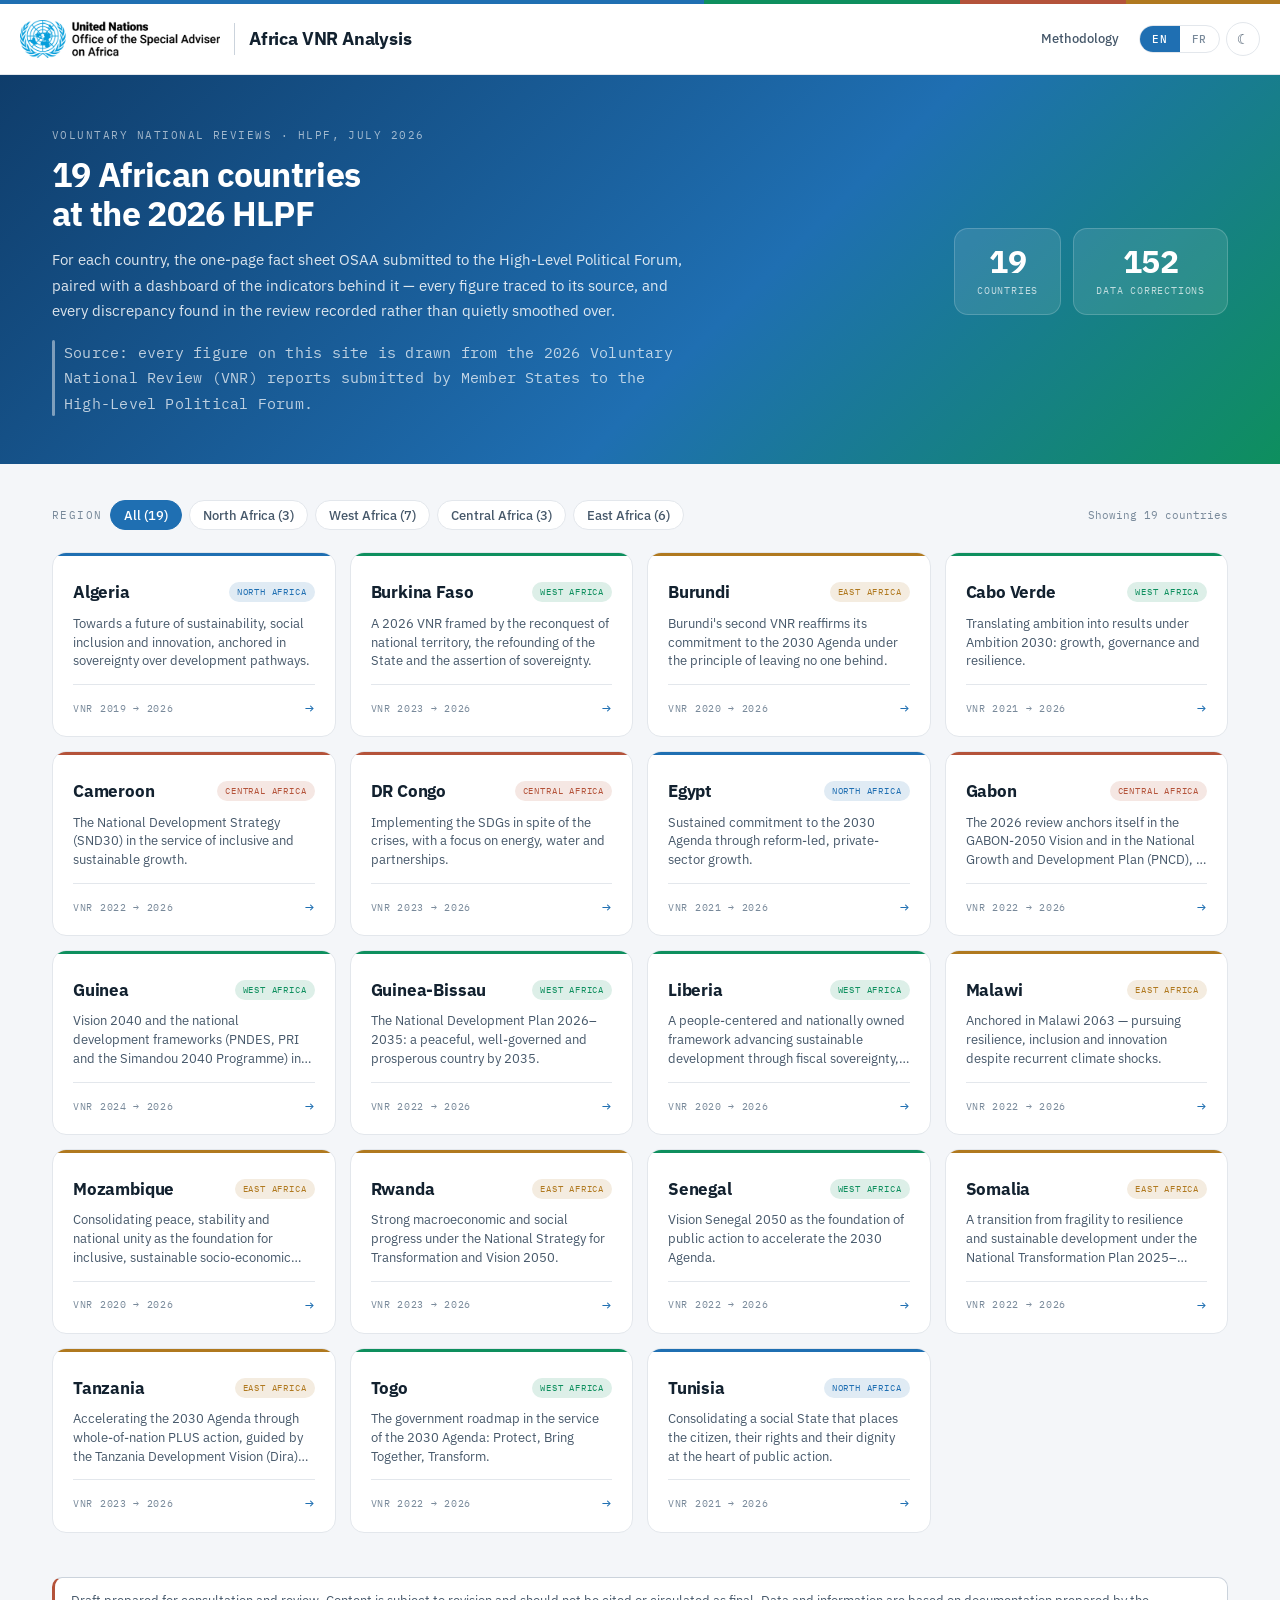
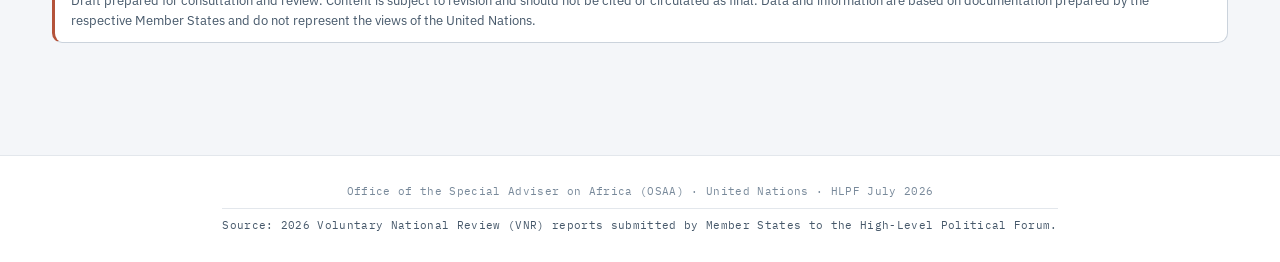
<file: index.html>
<!DOCTYPE html>
<html lang="en">
<head>
<meta charset="utf-8">
<meta name="viewport" content="width=device-width, initial-scale=1">
<title>Africa VNR Analysis 2026 · OSAA</title>
<meta name="description" content="Fact-checked bilingual analysis of the 19 African Voluntary National Reviews presented at the 2026 High-Level Political Forum.">
<link rel="icon" type="image/png" sizes="32x32" href="assets/img/favicon-32.png">
<link rel="icon" type="image/png" sizes="512x512" href="assets/img/favicon-512.png">
<link rel="apple-touch-icon" href="assets/img/apple-touch-icon.png">
<link rel="preconnect" href="https://fonts.googleapis.com">
<link rel="preconnect" href="https://fonts.gstatic.com" crossorigin>
<link href="https://fonts.googleapis.com/css2?family=IBM+Plex+Mono:wght@400;500;600&family=IBM+Plex+Sans:wght@300;400;500;600;700&display=swap" rel="stylesheet">
<link rel="stylesheet" href="assets/css/site.css">
</head>
<body>

<div class="accent-bar"></div>

<header class="site">
  <div class="wrap header-inner">
    <div class="brand">
      <a class="brand-mark" href="index.html">
        <img class="brand-logo" src="assets/img/osaa-logo.png" width="1000" height="190"
             alt="United Nations Office of the Special Adviser on Africa" data-i18n-alt="logo_alt">
      </a>
      <span class="brand-rule" aria-hidden="true"></span>
      <h1 data-i18n="site_title"></h1>
    </div>
    <nav class="header-nav">
      <a class="nav-btn" href="methodology.html" data-i18n="nav_method"></a>
      <div class="toggle-group" role="group" aria-label="Language">
        <button data-lang="en">EN</button>
        <button data-lang="fr">FR</button>
      </div>
      <button class="icon-btn" data-theme-toggle aria-label="Toggle theme">☾</button>
    </nav>
  </div>
</header>

<section class="hero">
  <div class="wrap hero-inner">
    <div>
      <div class="eyebrow" data-i18n="hero_label"></div>
      <h2 data-i18n="hero_title" data-i18n-html></h2>
      <p data-i18n="hero_body"></p>
      <p class="provenance" data-i18n="prov_home"></p>
    </div>
    <div class="hero-stats">
      <div class="hero-stat">
        <div class="hero-stat-num" id="stat-countries">19</div>
        <div class="hero-stat-label" data-i18n="stat_countries"></div>
      </div>
      <div class="hero-stat">
        <div class="hero-stat-num" id="stat-checks">0</div>
        <div class="hero-stat-label" data-i18n="stat_checks"></div>
      </div>
    </div>
  </div>
</section>

<main>
  <div class="wrap">
    <div class="toolbar">
      <div class="filter-row">
        <span class="eyebrow" data-i18n="filter_region"></span>
        <span id="filters" class="filter-row"></span>
      </div>
      <div class="count-label" id="count"></div>
    </div>

    <div class="country-grid" id="grid"></div>

    <div class="section">
      <div class="disclaimer" data-i18n="disclaimer"></div>
    </div>
  </div>
</main>

<footer class="site">
  <div class="wrap">
    <div data-i18n="footer"></div>
    <div class="footer-src" data-i18n="prov_footer"></div>
  </div>
</footer>

<script src="assets/js/core.js"></script>
<script src="assets/js/manifest.js"></script>
<script src="assets/js/charts.js"></script>
<script src="assets/js/home.js"></script>
</body>
</html>
</file>
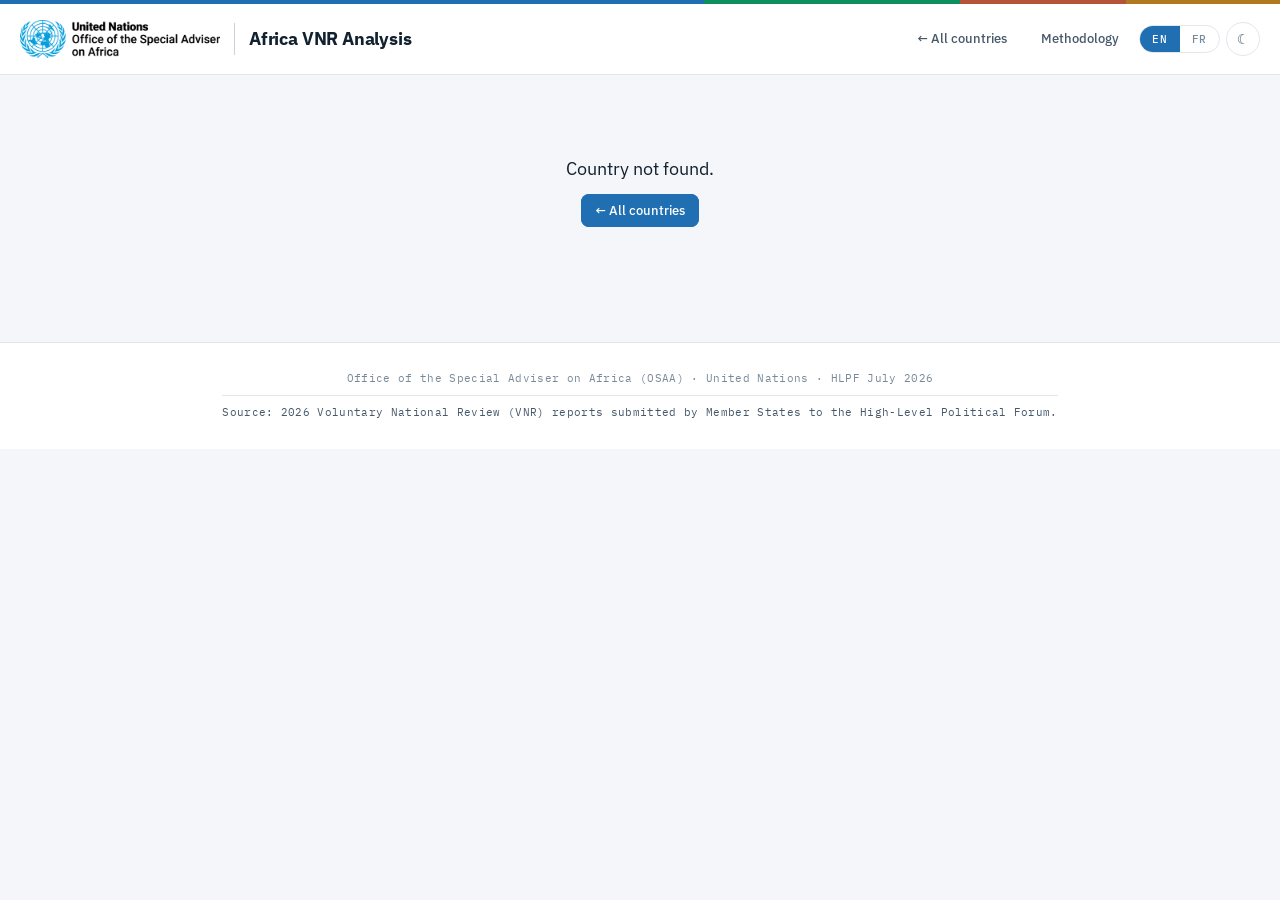
<file: country.html>
<!DOCTYPE html>
<html lang="en">
<head>
<meta charset="utf-8">
<meta name="viewport" content="width=device-width, initial-scale=1">
<title>Country · Africa VNR Analysis 2026</title>
<link rel="icon" type="image/png" sizes="32x32" href="assets/img/favicon-32.png">
<link rel="icon" type="image/png" sizes="512x512" href="assets/img/favicon-512.png">
<link rel="apple-touch-icon" href="assets/img/apple-touch-icon.png">
<link rel="preconnect" href="https://fonts.googleapis.com">
<link rel="preconnect" href="https://fonts.gstatic.com" crossorigin>
<link href="https://fonts.googleapis.com/css2?family=IBM+Plex+Mono:wght@400;500;600&family=IBM+Plex+Sans:wght@300;400;500;600;700&display=swap" rel="stylesheet">
<link rel="stylesheet" href="assets/css/site.css">
</head>
<body>

<div class="accent-bar"></div>

<header class="site">
  <div class="wrap header-inner">
    <div class="brand">
      <a class="brand-mark" href="index.html">
        <img class="brand-logo" src="assets/img/osaa-logo.png" width="1000" height="190"
             alt="United Nations Office of the Special Adviser on Africa" data-i18n-alt="logo_alt">
      </a>
      <span class="brand-rule" aria-hidden="true"></span>
      <h1 data-i18n="site_title"></h1>
    </div>
    <nav class="header-nav">
      <a class="nav-btn" href="index.html" data-i18n="back_all"></a>
      <a class="nav-btn" href="methodology.html" data-i18n="nav_method"></a>
      <div class="toggle-group" role="group" aria-label="Language">
        <button data-lang="en">EN</button>
        <button data-lang="fr">FR</button>
      </div>
      <button class="icon-btn" data-theme-toggle aria-label="Toggle theme">☾</button>
    </nav>
  </div>
</header>

<div id="page">

  <section class="country-hero">
    <div class="wrap">
      <h2 id="c-name"></h2>
      <p class="country-tagline" id="c-tagline"></p>
      <div class="country-meta" id="c-meta"></div>

      <p class="provenance" data-i18n="prov_country"></p>

      <div class="sec-tabs" role="tablist">
        <button class="sec-tab" data-sec="factsheet" role="tab" data-i18n="tab_factsheet"></button>
        <button class="sec-tab" data-sec="dashboard" role="tab" data-i18n="tab_dashboard"></button>
        <!-- Shown only for countries that have an FAQ block. country.js hides it. -->
        <button class="sec-tab" data-sec="faq" role="tab" id="tab-faq" data-i18n="tab_faq" hidden></button>
      </div>
    </div>
  </section>

  <main>
    <div class="wrap">

      <!-- ── FACT SHEET ─────────────────────────────── -->
      <div data-sec-panel="factsheet" hidden>

        <!-- The lede. Countries carrying a `lede` block open on their finding
             instead of on the theme grid; the rest start at section 01. -->
        <div class="fs-lede reveal" id="fs-lede" hidden>
          <span class="eyebrow" data-i18n="fs_finding"></span>
          <p class="fs-statement" id="fs-statement"></p>
          <div class="fs-figs" id="fs-figs"></div>
        </div>

        <div class="section">
          <div class="section-head" style="display:flex;justify-content:space-between;align-items:flex-end;gap:16px;flex-wrap:wrap;">
            <div>
              <span class="eyebrow">01</span>
              <h3 data-i18n="fs_themes"></h3>
            </div>
            <a class="nav-btn primary" id="fs-pdf" download data-i18n="fs_download"></a>
          </div>
          <div class="theme-grid" id="fs-themes"></div>
        </div>

        <div class="section">
          <div class="section-head">
            <span class="eyebrow">02</span>
            <h3 data-i18n="fs_continuity"></h3>
          </div>
          <div id="fs-continuity"></div>
        </div>

        <div class="section">
          <div class="section-head">
            <span class="eyebrow">03</span>
            <h3 data-i18n="fs_concepts"></h3>
            <p id="fs-concept-caption"></p>
            <p class="mono" style="font-size:11px;color:var(--ink-muted);margin-top:4px;" data-i18n="fs_concepts_note"></p>
          </div>
          <div class="card" id="fs-concepts"></div>
        </div>
      </div>

      <!-- ── DASHBOARD ──────────────────────────────── -->
      <div data-sec-panel="dashboard" hidden>

        <!-- Rich 7-tab dashboard. Used where the country has a `dashboard`
             block (Tanzania, Gabon). dash.js fills this. -->
        <div id="dash-host" class="section" style="margin-top:8px;"></div>

        <!-- Fallback for countries not yet rebuilt on the rich structure. -->
        <div id="dash-fallback" hidden>
          <div class="section" style="margin-top:8px;">
            <div class="section-head">
              <span class="eyebrow">01</span>
              <h3 data-i18n="db_indicators"></h3>
            </div>
            <div class="stat-grid" id="db-stats"></div>
          </div>

          <div class="section">
            <div class="section-head">
              <span class="eyebrow">02</span>
              <h3 data-i18n="db_charts"></h3>
            </div>
            <div id="db-charts" style="display:flex;flex-direction:column;gap:14px;"></div>
          </div>

          <div class="section">
            <div class="section-head">
              <span class="eyebrow">03</span>
              <h3 data-i18n="db_instruments"></h3>
            </div>
            <div class="inst-grid" id="db-instruments"></div>
          </div>
        </div>
      </div>

      <!-- ── FAQ ────────────────────────────────────── -->
      <!-- Present only where the country has a `faq` block (Gabon, Tanzania).
           faq.js fills this; country.js hides the tab otherwise. -->
      <div data-sec-panel="faq" hidden>
        <div id="faq-host" class="section" style="margin-top:8px;"></div>
      </div>

      <div class="section">
        <div class="disclaimer" data-i18n="disclaimer"></div>
      </div>

    </div>
  </main>
</div>

<footer class="site">
  <div class="wrap">
    <div data-i18n="footer"></div>
    <div class="footer-src" data-i18n="prov_footer"></div>
  </div>
</footer>

<script src="assets/js/core.js"></script>
<script src="assets/js/manifest.js"></script>
<script src="assets/js/faq.js"></script>
<script src="assets/js/charts.js"></script>
<script src="assets/js/dash.js"></script>
<script src="assets/js/country.js"></script>
</body>
</html>
</file>
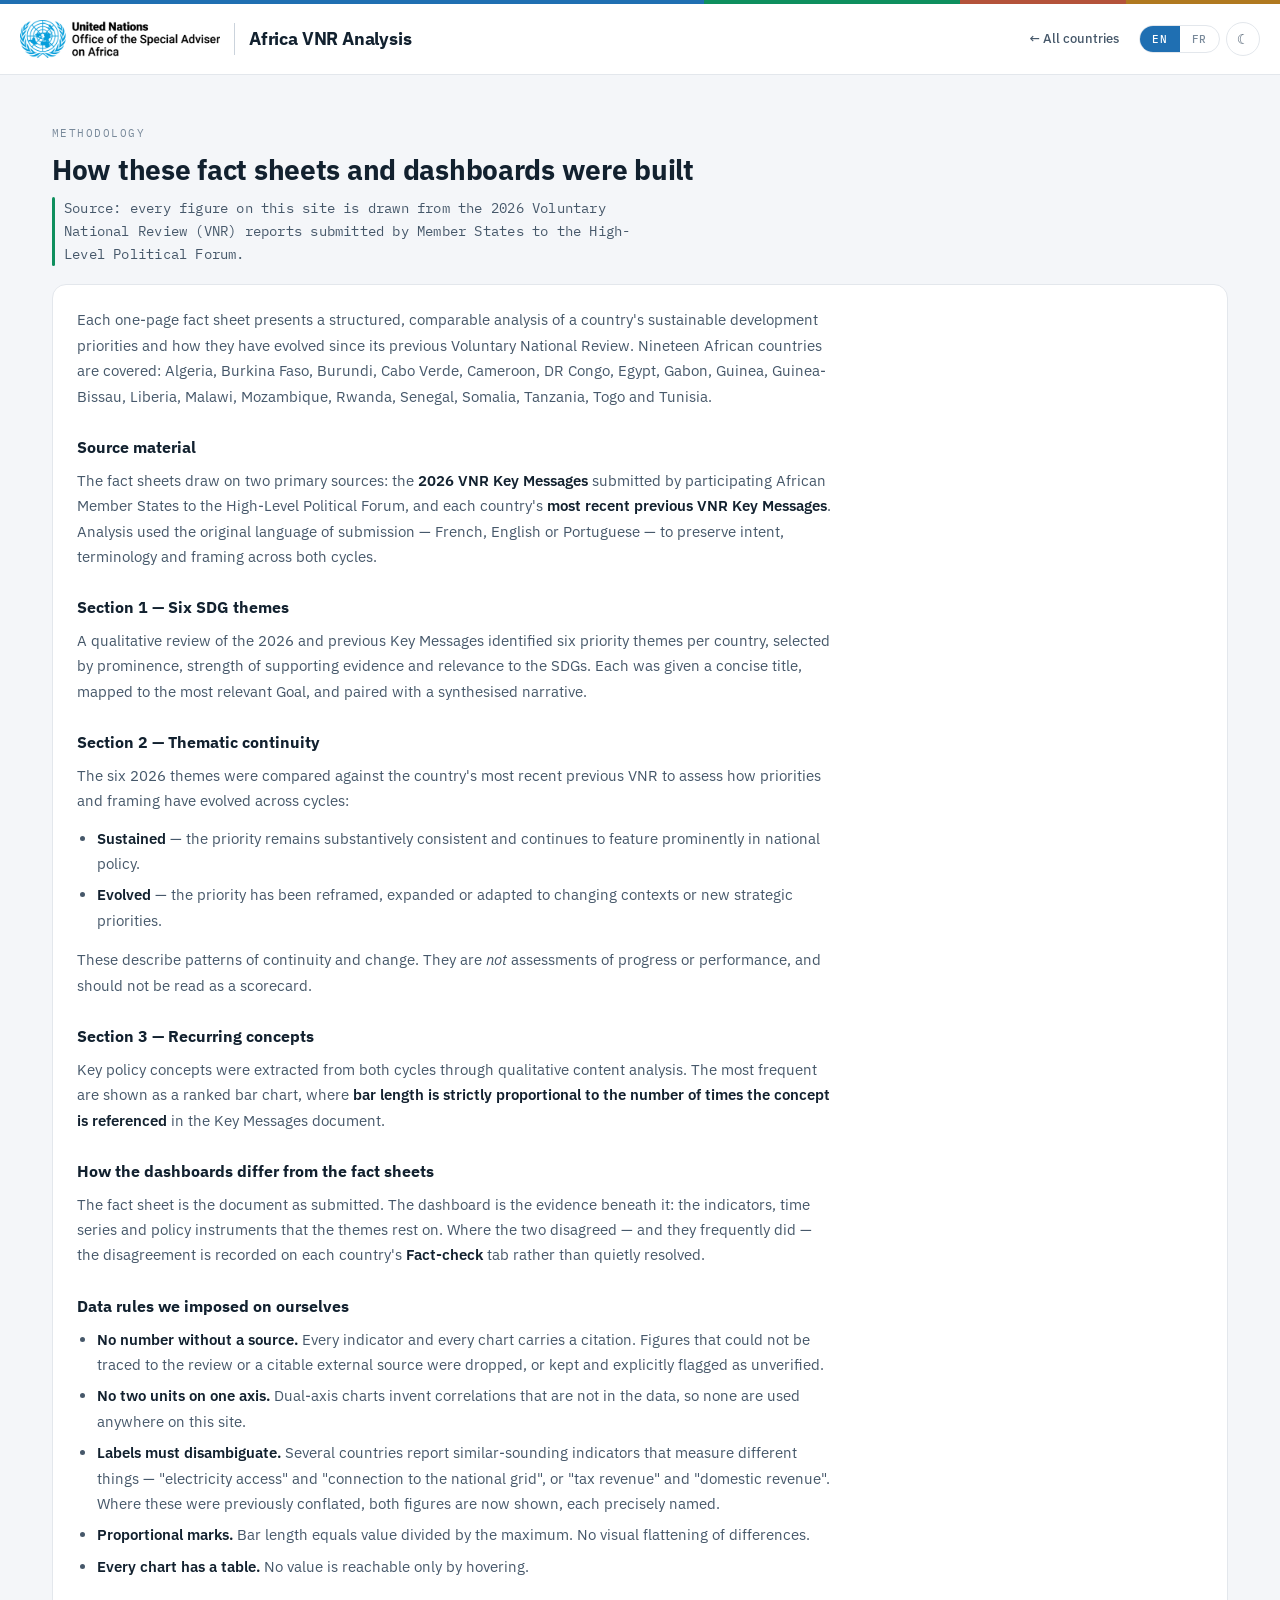
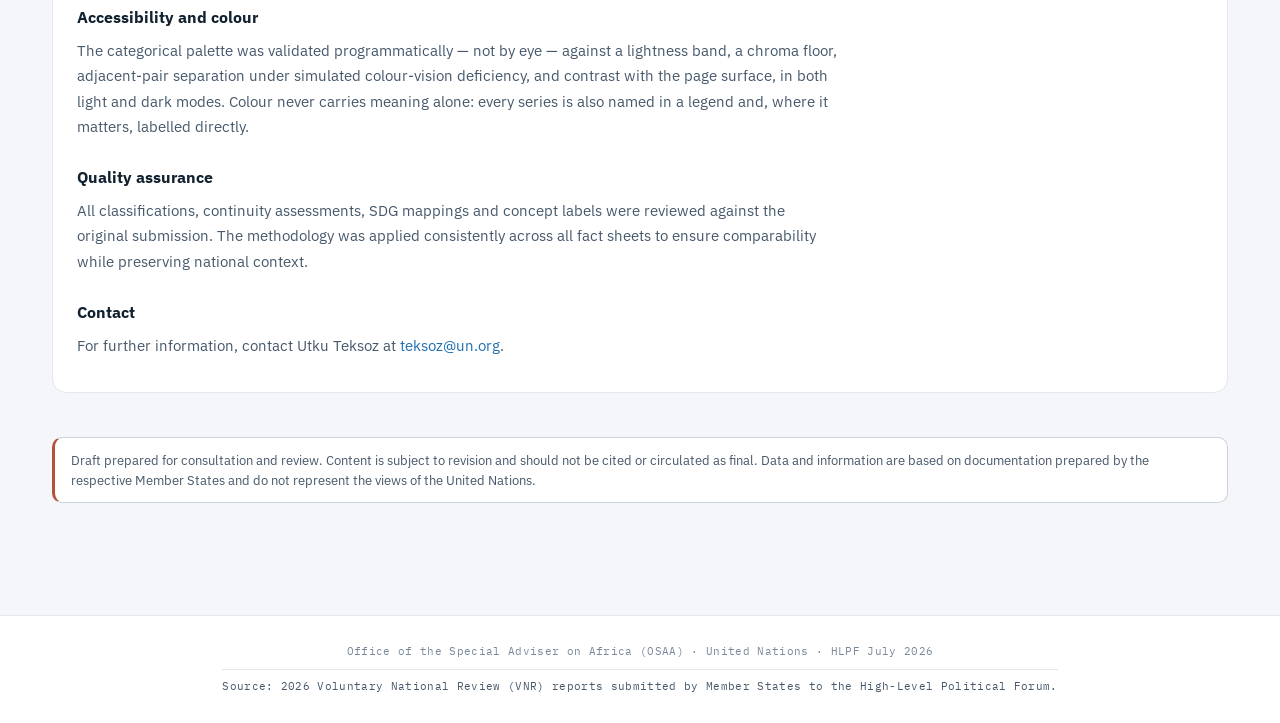
<file: methodology.html>
<!DOCTYPE html>
<html lang="en">
<head>
<meta charset="utf-8">
<meta name="viewport" content="width=device-width, initial-scale=1">
<title>Methodology · Africa VNR Analysis 2026</title>
<link rel="icon" type="image/png" sizes="32x32" href="assets/img/favicon-32.png">
<link rel="icon" type="image/png" sizes="512x512" href="assets/img/favicon-512.png">
<link rel="apple-touch-icon" href="assets/img/apple-touch-icon.png">
<link rel="preconnect" href="https://fonts.googleapis.com">
<link rel="preconnect" href="https://fonts.gstatic.com" crossorigin>
<link href="https://fonts.googleapis.com/css2?family=IBM+Plex+Mono:wght@400;500;600&family=IBM+Plex+Sans:wght@300;400;500;600;700&display=swap" rel="stylesheet">
<link rel="stylesheet" href="assets/css/site.css">
</head>
<body>

<div class="accent-bar"></div>

<header class="site">
  <div class="wrap header-inner">
    <div class="brand">
      <a class="brand-mark" href="index.html">
        <img class="brand-logo" src="assets/img/osaa-logo.png" width="1000" height="190"
             alt="United Nations Office of the Special Adviser on Africa" data-i18n-alt="logo_alt">
      </a>
      <span class="brand-rule" aria-hidden="true"></span>
      <h1 data-i18n="site_title"></h1>
    </div>
    <nav class="header-nav">
      <a class="nav-btn" href="index.html" data-i18n="back_all"></a>
      <div class="toggle-group" role="group" aria-label="Language">
        <button data-lang="en">EN</button>
        <button data-lang="fr">FR</button>
      </div>
      <button class="icon-btn" data-theme-toggle aria-label="Toggle theme">☾</button>
    </nav>
  </div>
</header>

<main>
  <div class="wrap">
    <div class="section" style="margin-top:8px;">
      <div class="section-head">
        <span class="eyebrow" id="m-eyebrow"></span>
        <h3 id="m-title" style="font-size:28px;"></h3>
        <p class="provenance" data-i18n="prov_home"></p>
      </div>
      <div class="card">
        <div class="prose" id="m-body"></div>
      </div>
    </div>

    <div class="section">
      <div class="disclaimer" data-i18n="disclaimer"></div>
    </div>
  </div>
</main>

<footer class="site">
  <div class="wrap">
    <div data-i18n="footer"></div>
    <div class="footer-src" data-i18n="prov_footer"></div>
  </div>
</footer>

<script src="assets/js/core.js"></script>
<script src="assets/js/manifest.js"></script>
<script>
const M = {
  eyebrow: { en: "Methodology", fr: "Méthodologie" },
  title:   { en: "How these fact sheets and dashboards were built",
             fr: "Comment ces fiches et tableaux de bord ont été construits" },
  body: {
    en: `
<p>Each one-page fact sheet presents a structured, comparable analysis of a country's sustainable development priorities and how they have evolved since its previous Voluntary National Review. Nineteen African countries are covered: Algeria, Burkina Faso, Burundi, Cabo Verde, Cameroon, DR Congo, Egypt, Gabon, Guinea, Guinea-Bissau, Liberia, Malawi, Mozambique, Rwanda, Senegal, Somalia, Tanzania, Togo and Tunisia.</p>

<h4>Source material</h4>
<p>The fact sheets draw on two primary sources: the <strong>2026 VNR Key Messages</strong> submitted by participating African Member States to the High-Level Political Forum, and each country's <strong>most recent previous VNR Key Messages</strong>. Analysis used the original language of submission — French, English or Portuguese — to preserve intent, terminology and framing across both cycles.</p>

<h4>Section 1 — Six SDG themes</h4>
<p>A qualitative review of the 2026 and previous Key Messages identified six priority themes per country, selected by prominence, strength of supporting evidence and relevance to the SDGs. Each was given a concise title, mapped to the most relevant Goal, and paired with a synthesised narrative.</p>

<h4>Section 2 — Thematic continuity</h4>
<p>The six 2026 themes were compared against the country's most recent previous VNR to assess how priorities and framing have evolved across cycles:</p>
<ul>
  <li><strong>Sustained</strong> — the priority remains substantively consistent and continues to feature prominently in national policy.</li>
  <li><strong>Evolved</strong> — the priority has been reframed, expanded or adapted to changing contexts or new strategic priorities.</li>
</ul>
<p>These describe patterns of continuity and change. They are <em>not</em> assessments of progress or performance, and should not be read as a scorecard.</p>

<h4>Section 3 — Recurring concepts</h4>
<p>Key policy concepts were extracted from both cycles through qualitative content analysis. The most frequent are shown as a ranked bar chart, where <strong>bar length is strictly proportional to the number of times the concept is referenced</strong> in the Key Messages document.</p>

<h4>How the dashboards differ from the fact sheets</h4>
<p>The fact sheet is the document as submitted. The dashboard is the evidence beneath it: the indicators, time series and policy instruments that the themes rest on. Where the two disagreed — and they frequently did — the disagreement is recorded on each country's <strong>Fact-check</strong> tab rather than quietly resolved.</p>

<h4>Data rules we imposed on ourselves</h4>
<ul>
  <li><strong>No number without a source.</strong> Every indicator and every chart carries a citation. Figures that could not be traced to the review or a citable external source were dropped, or kept and explicitly flagged as unverified.</li>
  <li><strong>No two units on one axis.</strong> Dual-axis charts invent correlations that are not in the data, so none are used anywhere on this site.</li>
  <li><strong>Labels must disambiguate.</strong> Several countries report similar-sounding indicators that measure different things — "electricity access" and "connection to the national grid", or "tax revenue" and "domestic revenue". Where these were previously conflated, both figures are now shown, each precisely named.</li>
  <li><strong>Proportional marks.</strong> Bar length equals value divided by the maximum. No visual flattening of differences.</li>
  <li><strong>Every chart has a table.</strong> No value is reachable only by hovering.</li>
</ul>

<h4>Accessibility and colour</h4>
<p>The categorical palette was validated programmatically — not by eye — against a lightness band, a chroma floor, adjacent-pair separation under simulated colour-vision deficiency, and contrast with the page surface, in both light and dark modes. Colour never carries meaning alone: every series is also named in a legend and, where it matters, labelled directly.</p>

<h4>Quality assurance</h4>
<p>All classifications, continuity assessments, SDG mappings and concept labels were reviewed against the original submission. The methodology was applied consistently across all fact sheets to ensure comparability while preserving national context.</p>

<h4>Contact</h4>
<p>For further information, contact Utku Teksoz at <a href="mailto:teksoz@un.org" style="color:var(--s1)">teksoz@un.org</a>.</p>
`,
    fr: `
<p>Chaque fiche d'une page présente une analyse structurée et comparable des priorités de développement durable d'un pays et de leur évolution depuis son précédent Rapport national volontaire. Dix-neuf pays africains sont couverts : Algérie, Burkina Faso, Burundi, Cabo Verde, Cameroun, RD Congo, Égypte, Gabon, Guinée, Guinée-Bissau, Libéria, Malawi, Mozambique, Rwanda, Sénégal, Somalie, Tanzanie, Togo et Tunisie.</p>

<h4>Sources</h4>
<p>Les fiches s'appuient sur deux sources principales : les <strong>Messages clés des RNV 2026</strong> transmis au Forum politique de haut niveau par les États Membres africains participants, et les <strong>Messages clés du RNV précédent</strong> de chaque pays. L'analyse a été menée dans la langue originale de soumission — français, anglais ou portugais — afin de préserver l'intention, la terminologie et le cadrage d'un cycle à l'autre.</p>

<h4>Section 1 — Six thèmes ODD</h4>
<p>Un examen qualitatif des Messages clés de 2026 et du cycle précédent a permis d'identifier six thèmes prioritaires par pays, retenus selon leur importance, la solidité des éléments probants et leur pertinence au regard des ODD. Chacun a reçu un titre concis, a été rattaché à l'Objectif le plus pertinent et associé à un récit de synthèse.</p>

<h4>Section 2 — Continuité thématique</h4>
<p>Les six thèmes de 2026 ont été comparés au RNV précédent afin d'apprécier l'évolution des priorités et du cadrage entre les cycles :</p>
<ul>
  <li><strong>Maintenu</strong> — la priorité demeure substantiellement identique et continue d'occuper une place importante dans la politique nationale.</li>
  <li><strong>Évolué</strong> — la priorité a été reformulée, élargie ou adaptée à un contexte nouveau ou à de nouvelles orientations stratégiques.</li>
</ul>
<p>Ces catégories décrivent des logiques de continuité et de changement. Elles ne constituent <em>pas</em> une évaluation des progrès ou des performances et ne doivent pas être lues comme un classement.</p>

<h4>Section 3 — Concepts récurrents</h4>
<p>Les concepts clés des politiques publiques ont été extraits des deux cycles par analyse de contenu qualitative. Les plus fréquents sont présentés sous forme de barres classées, dont <strong>la longueur est strictement proportionnelle au nombre de références</strong> au concept dans le document de Messages clés.</p>

<h4>Ce qui distingue le tableau de bord de la fiche</h4>
<p>La fiche est le document tel qu'il a été soumis. Le tableau de bord en expose le socle probant : les indicateurs, les séries chronologiques et les instruments de politique publique sur lesquels reposent les thèmes. Lorsque les deux divergeaient — ce qui fut fréquent — la divergence est consignée dans l'onglet <strong>Vérification</strong> de chaque pays plutôt que silencieusement arbitrée.</p>

<h4>Les règles que nous nous sommes imposées</h4>
<ul>
  <li><strong>Aucun chiffre sans source.</strong> Chaque indicateur et chaque graphique porte une citation. Les chiffres qui n'ont pu être rattachés à la revue ou à une source externe citable ont été retirés, ou conservés et explicitement signalés comme invérifiables.</li>
  <li><strong>Jamais deux unités sur un même axe.</strong> Les graphiques à double axe fabriquent des corrélations absentes des données : aucun n'est utilisé sur ce site.</li>
  <li><strong>Les libellés doivent lever l'ambiguïté.</strong> Plusieurs pays rapportent des indicateurs aux noms proches mais de contenu différent — « accès à l'électricité » et « raccordement au réseau national », ou « recettes fiscales » et « recettes intérieures ». Là où ils étaient confondus, les deux chiffres sont désormais présentés, chacun précisément nommé.</li>
  <li><strong>Des marques proportionnelles.</strong> La longueur d'une barre est égale à la valeur divisée par le maximum. Aucun aplatissement visuel des écarts.</li>
  <li><strong>Chaque graphique a son tableau.</strong> Aucune valeur n'est accessible uniquement au survol.</li>
</ul>

<h4>Accessibilité et couleur</h4>
<p>La palette catégorielle a été validée par un contrôle programmatique — et non à l'œil — portant sur une plage de luminosité, un seuil de chroma, la séparation des paires adjacentes en cas de déficience de la vision des couleurs, et le contraste avec le fond de page, en mode clair comme en mode sombre. La couleur ne porte jamais seule le sens : chaque série est également nommée dans une légende et, lorsque cela compte, étiquetée directement.</p>

<h4>Assurance qualité</h4>
<p>L'ensemble des classifications, appréciations de continuité, correspondances avec les ODD et libellés de concepts a été revu au regard de la soumission originale. La méthodologie a été appliquée de manière homogène à toutes les fiches afin d'assurer la comparabilité tout en préservant le contexte national.</p>

<h4>Contact</h4>
<p>Pour toute information complémentaire, contacter Utku Teksoz à l'adresse <a href="mailto:teksoz@un.org" style="color:var(--s1)">teksoz@un.org</a>.</p>
`
  }
};

function paint() {
  document.getElementById("m-eyebrow").textContent = I18N.t(M.eyebrow);
  document.getElementById("m-title").textContent   = I18N.t(M.title);
  document.getElementById("m-body").innerHTML      = I18N.t(M.body);
}
document.addEventListener("DOMContentLoaded", () => {
  VNR.initChrome();
  paint();
  I18N.onChange(paint);
});
</script>
</body>
</html>
</file>
<file: assets/css/site.css>
/* ============================================================
   OSAA · Africa VNR Analysis 2026
   Palette validated with the dataviz six-checks validator:
   light on #FFFFFF and dark on #14191F both PASS lightness band,
   chroma floor, adjacent-pair CVD separation and contrast.
   ============================================================ */

:root {
  color-scheme: light;

  /* Surfaces & ink */
  --bg:            #F4F6F9;
  --surface:       #FFFFFF;
  --surface-2:     #F9FAFC;
  --line:          #E3E7EC;
  --line-strong:   #CBD3DC;
  --ink:           #12212F;
  --ink-2:         #46586A;
  --ink-muted:     #78899A;

  /* Categorical series — fixed order, never cycled */
  --s1: #1F6FB2;   /* blue   */
  --s2: #0E8F5E;   /* green  */
  --s3: #B0791F;   /* amber  */
  --s4: #B4533A;   /* clay   */
  --s5: #6B3FA8;   /* violet */

  /* Sequential (single hue, light → dark) */
  --seq-1: #D6E6F4;
  --seq-2: #A9C9E6;
  --seq-3: #7BACD7;
  --seq-4: #4C8FC8;
  --seq-5: #1F6FB2;
  --seq-6: #17568A;

  /* Status — reserved, never used as a series colour */
  --good:     #0C7A3E;
  --warning:  #B0791F;
  --critical: #B4533A;

  --grid:     #EDF0F3;
  --axis:     #CBD3DC;

  --radius: 14px;
  --shadow: 0 1px 2px rgba(18,33,47,.04), 0 8px 24px rgba(18,33,47,.05);

  /* The OSAA identifier ships with black wordmark type; on dark surfaces the
     whole lockup is knocked out to white (a UN-approved monochrome usage). */
  --logo-filter: none;

  --sans: 'IBM Plex Sans', system-ui, -apple-system, 'Segoe UI', sans-serif;
  --mono: 'IBM Plex Mono', ui-monospace, monospace;
}

@media (prefers-color-scheme: dark) {
  :root:where(:not([data-theme="light"])) {
    color-scheme: dark;
    --bg:          #0D1116;
    --surface:     #14191F;
    --surface-2:   #1A2028;
    --line:        #262E38;
    --line-strong: #37414D;
    --ink:         #F2F5F8;
    --ink-2:       #AEBCC9;
    --ink-muted:   #7E8D9C;

    --s1: #4F9AD9;  --s2: #199E70;  --s3: #B98520;  --s4: #D0674B;  --s5: #9585DE;

    --seq-1: #1B2C3D; --seq-2: #234866; --seq-3: #2C6490;
    --seq-4: #3A80B8; --seq-5: #4F9AD9; --seq-6: #7AB6E5;

    --good: #2FA862;  --warning: #B98520;  --critical: #D0674B;
    --grid: #212933;  --axis: #37414D;
    --shadow: 0 1px 2px rgba(0,0,0,.3), 0 8px 24px rgba(0,0,0,.25);
  --logo-filter: brightness(0) invert(1);
  }
}

:root[data-theme="dark"] {
  color-scheme: dark;
  --bg:          #0D1116;
  --surface:     #14191F;
  --surface-2:   #1A2028;
  --line:        #262E38;
  --line-strong: #37414D;
  --ink:         #F2F5F8;
  --ink-2:       #AEBCC9;
  --ink-muted:   #7E8D9C;

  --s1: #4F9AD9;  --s2: #199E70;  --s3: #B98520;  --s4: #D0674B;  --s5: #9585DE;

  --seq-1: #1B2C3D; --seq-2: #234866; --seq-3: #2C6490;
  --seq-4: #3A80B8; --seq-5: #4F9AD9; --seq-6: #7AB6E5;

  --good: #2FA862;  --warning: #B98520;  --critical: #D0674B;
  --grid: #212933;  --axis: #37414D;
  --shadow: 0 1px 2px rgba(0,0,0,.3), 0 8px 24px rgba(0,0,0,.25);
  --logo-filter: brightness(0) invert(1);
}

*, *::before, *::after { box-sizing: border-box; margin: 0; padding: 0; }

body {
  font-family: var(--sans);
  background: var(--bg);
  color: var(--ink);
  min-height: 100vh;
  -webkit-font-smoothing: antialiased;
  line-height: 1.55;
}

a { color: inherit; text-decoration: none; }
button { font-family: inherit; cursor: pointer; }
:focus-visible { outline: 2px solid var(--s1); outline-offset: 2px; border-radius: 4px; }

.wrap { max-width: 1240px; margin: 0 auto; padding: 0 32px; }
.mono { font-family: var(--mono); }

.eyebrow {
  font-family: var(--mono);
  font-size: 10.5px;
  letter-spacing: .14em;
  text-transform: uppercase;
  color: var(--ink-muted);
}

/* ── Accent bar ── */
.accent-bar {
  height: 4px;
  background: linear-gradient(90deg,
    var(--s1) 0 55%, var(--s2) 55% 75%, var(--s4) 75% 88%, var(--s3) 88% 100%);
}

/* ── Header ── */
header.site {
  background: var(--surface);
  border-bottom: 1px solid var(--line);
  position: sticky; top: 0; z-index: 50;
}
.header-inner {
  display: flex; align-items: center; justify-content: space-between;
  gap: 24px; padding: 16px 0;
}
.brand { display: flex; align-items: center; gap: 14px; min-width: 0; }
.brand-mark { display: flex; align-items: center; flex-shrink: 0; }
.brand-logo {
  height: 38px; width: auto; display: block;
  filter: var(--logo-filter);
}
.brand-rule { width: 1px; align-self: stretch; margin: 3px 0; background: var(--line-strong); flex-shrink: 0; }
.brand h1 { font-size: 18px; font-weight: 700; letter-spacing: -.01em; }
.header-nav { display: flex; align-items: center; gap: 6px; flex-shrink: 0; }

.nav-btn {
  font-size: 13px; font-weight: 500; color: var(--ink-2);
  padding: 7px 13px; border-radius: 8px;
  border: 1px solid transparent; background: transparent;
  transition: background .15s, color .15s;
}
.nav-btn:hover { background: var(--bg); color: var(--ink); }
.nav-btn.primary { background: var(--s1); color: #fff; border-color: var(--s1); }
.nav-btn.primary:hover { filter: brightness(1.08); color: #fff; }

/* Language + theme toggles */
.toggle-group {
  display: inline-flex; border: 1px solid var(--line);
  border-radius: 999px; overflow: hidden; background: var(--surface);
}
.toggle-group button {
  font-family: var(--mono); font-size: 11px; font-weight: 500;
  letter-spacing: .06em; padding: 6px 12px;
  border: 0; background: transparent; color: var(--ink-muted);
  transition: background .15s, color .15s;
}
.toggle-group button:hover { color: var(--ink); }
.toggle-group button[aria-pressed="true"] { background: var(--s1); color: #fff; }

.icon-btn {
  width: 34px; height: 34px; display: grid; place-items: center;
  border: 1px solid var(--line); border-radius: 999px;
  background: var(--surface); color: var(--ink-2); font-size: 14px;
}
.icon-btn:hover { color: var(--ink); border-color: var(--line-strong); }

/* ── Hero ── */
.hero {
  background: linear-gradient(135deg, #0F3D6B 0%, #1F6FB2 58%, #0E8F5E 100%);
  color: #fff; padding: 52px 0 48px;
}
.hero-inner { display: grid; grid-template-columns: 1fr auto; gap: 48px; align-items: center; }
.hero h2 { font-size: 34px; font-weight: 700; line-height: 1.15; letter-spacing: -.02em; margin: 12px 0 14px; }
.hero p { font-size: 15px; line-height: 1.7; color: rgba(255,255,255,.85); max-width: 640px; }
.hero .eyebrow { color: rgba(255,255,255,.6); }
.hero-stats { display: flex; gap: 12px; }
.hero-stat {
  text-align: center; background: rgba(255,255,255,.1);
  border: 1px solid rgba(255,255,255,.18);
  border-radius: var(--radius); padding: 16px 22px; min-width: 104px;
}
.hero-stat-num { font-size: 32px; font-weight: 700; line-height: 1; letter-spacing: -.02em; }
.hero-stat-label {
  font-family: var(--mono); font-size: 10px; letter-spacing: .08em;
  text-transform: uppercase; color: rgba(255,255,255,.7); margin-top: 6px;
}

main { padding: 36px 0 72px; }

/* ── Toolbar / filters ── */
.toolbar {
  display: flex; align-items: center; justify-content: space-between;
  gap: 16px; margin-bottom: 22px; flex-wrap: wrap;
}
.filter-row { display: flex; align-items: center; gap: 7px; flex-wrap: wrap; }
.filter-btn {
  font-size: 12.5px; font-weight: 500; padding: 6px 13px;
  border-radius: 999px; border: 1px solid var(--line);
  background: var(--surface); color: var(--ink-2);
  transition: background .15s, color .15s, border-color .15s;
}
.filter-btn:hover { border-color: var(--s1); color: var(--ink); }
.filter-btn[aria-pressed="true"] { background: var(--s1); color: #fff; border-color: var(--s1); }
.count-label { font-family: var(--mono); font-size: 11px; color: var(--ink-muted); }

/* ── Country grid ── */
.country-grid {
  display: grid; grid-template-columns: repeat(auto-fill, minmax(258px, 1fr)); gap: 14px;
}
.country-card {
  background: var(--surface); border: 1px solid var(--line);
  border-radius: var(--radius); padding: 20px 20px 16px;
  display: flex; flex-direction: column; position: relative; overflow: hidden;
  transition: border-color .15s, box-shadow .15s, transform .12s;
}
.country-card:hover {
  border-color: var(--s1); box-shadow: var(--shadow); transform: translateY(-2px);
}
.card-stripe { position: absolute; inset: 0 0 auto 0; height: 3px; }
.card-top {
  display: flex; align-items: flex-start; justify-content: space-between;
  gap: 10px; margin: 6px 0 8px;
}
.card-name { font-size: 17px; font-weight: 700; letter-spacing: -.01em; }
.card-badge {
  font-family: var(--mono); font-size: 9px; letter-spacing: .09em;
  text-transform: uppercase; padding: 3px 8px; border-radius: 999px;
  white-space: nowrap; flex-shrink: 0; margin-top: 3px;
}
.card-tagline {
  font-size: 12.5px; line-height: 1.5; color: var(--ink-2);
  margin-bottom: 14px; display: -webkit-box; -webkit-line-clamp: 3;
  -webkit-box-orient: vertical; overflow: hidden;
}
.card-foot {
  display: flex; align-items: center; justify-content: space-between;
  margin-top: auto; padding-top: 12px; border-top: 1px solid var(--line);
  font-family: var(--mono); font-size: 10px; letter-spacing: .07em;
  color: var(--ink-muted); text-transform: uppercase;
}
.card-arrow { color: var(--s1); font-size: 15px; transition: transform .15s; }
.country-card:hover .card-arrow { transform: translateX(3px); }

/* Region accents */
.r-north   { --r: var(--s1); }
.r-west    { --r: var(--s2); }
.r-central { --r: var(--s4); }
.r-east    { --r: var(--s3); }
.r-south   { --r: var(--s5); }
.card-stripe { background: var(--r); }
/* Solid fallback first: color-mix() is unsupported before Chrome 111, and the
   presentation machine is not ours to choose. */
.card-badge  { background: var(--surface-2); color: var(--r); }
@supports (background: color-mix(in srgb, red 10%, white)) {
  .card-badge { background: color-mix(in srgb, var(--r) 14%, var(--surface)); }
}

/* ── Section scaffolding ── */
.section { margin-top: 44px; }
.section-head { margin-bottom: 18px; }
.section-head h3 {
  font-size: 21px; font-weight: 700; letter-spacing: -.01em; margin-top: 4px;
}
.section-head p { font-size: 14px; color: var(--ink-2); margin-top: 6px; max-width: 76ch; }

.card {
  background: var(--surface); border: 1px solid var(--line);
  border-radius: var(--radius); padding: 22px 24px;
}

/* ── Stat tiles ── */
.stat-grid { display: grid; grid-template-columns: repeat(auto-fit, minmax(210px, 1fr)); gap: 12px; }
/* Countries carry 3–6 headline indicators; a 3-up grid divides all of those
   evenly instead of leaving an orphan tile on the second row. */
@media (min-width: 940px) { .stat-grid { grid-template-columns: repeat(3, 1fr); } }
.stat {
  background: var(--surface); border: 1px solid var(--line);
  border-radius: var(--radius); padding: 18px 20px;
  display: flex; flex-direction: column; gap: 6px;
  border-top: 3px solid var(--sdg, var(--s1));
}
.stat-label {
  font-family: var(--mono); font-size: 10px; letter-spacing: .07em;
  text-transform: uppercase; color: var(--ink-muted);
}
.stat-value { font-size: 30px; font-weight: 700; letter-spacing: -.02em; line-height: 1.05; }
.stat-note { font-size: 12px; line-height: 1.5; color: var(--ink-2); }
.stat-src { font-family: var(--mono); font-size: 9.5px; color: var(--ink-muted); margin-top: auto; padding-top: 4px; }

/* ── Charts ── */
.chart-card { background: var(--surface); border: 1px solid var(--line); border-radius: var(--radius); padding: 22px 24px 18px; }
.chart-head { display: flex; align-items: baseline; justify-content: space-between; gap: 16px; flex-wrap: wrap; }
.chart-title { font-size: 16px; font-weight: 600; letter-spacing: -.005em; }
.chart-sdg {
  font-family: var(--mono); font-size: 9.5px; letter-spacing: .08em; text-transform: uppercase;
  padding: 3px 8px; border-radius: 999px; white-space: nowrap;
  background: var(--surface-2);
  color: var(--sdg, var(--s1));
}
@supports (background: color-mix(in srgb, red 10%, white)) {
  .chart-sdg { background: color-mix(in srgb, var(--sdg, var(--s1)) 14%, var(--surface)); }
}
.chart-legend { display: flex; gap: 16px; flex-wrap: wrap; margin: 12px 0 4px; }
.legend-item { display: flex; align-items: center; gap: 7px; font-size: 12px; color: var(--ink-2); }
.legend-swatch { width: 11px; height: 11px; border-radius: 3px; flex-shrink: 0; }
.chart-svg { width: 100%; height: auto; display: block; margin-top: 6px; overflow: visible; }
.chart-insight {
  font-size: 13.5px; line-height: 1.65; color: var(--ink-2);
  margin-top: 14px; padding-top: 14px; border-top: 1px solid var(--line);
}
.chart-src { font-family: var(--mono); font-size: 9.5px; color: var(--ink-muted); margin-top: 10px; }

.axis-label { font-family: var(--mono); font-size: 12px; fill: var(--ink-muted); }
.grid-line  { stroke: var(--grid); stroke-width: 1; }
.axis-line  { stroke: var(--axis); stroke-width: 1; }
.dot-ring   { stroke: var(--surface); stroke-width: 2; }
.val-label  { font-family: var(--sans); font-size: 14px; font-weight: 700; }

/* Table-view twin (every chart has one) */
.table-toggle {
  font-family: var(--mono); font-size: 10px; letter-spacing: .07em; text-transform: uppercase;
  color: var(--ink-muted); background: transparent; border: 1px solid var(--line);
  border-radius: 999px; padding: 4px 10px;
}
.table-toggle:hover { color: var(--ink); border-color: var(--line-strong); }
table.data {
  width: 100%; border-collapse: collapse; margin-top: 14px; font-size: 13px;
}
table.data th, table.data td {
  text-align: left; padding: 7px 10px; border-bottom: 1px solid var(--line);
}
table.data th {
  font-family: var(--mono); font-size: 10px; letter-spacing: .07em;
  text-transform: uppercase; color: var(--ink-muted); font-weight: 500;
}
table.data td.num { text-align: right; font-variant-numeric: tabular-nums; }
[hidden] { display: none !important; }

/* ════════════════════════════════════════════════════════════
   FACT SHEET
   The fact sheet is the artefact OSAA actually submits, so it
   leads with a finding rather than opening on a uniform grid of
   six equal boxes. Three movements: the lede, the themes, the
   change over time.
   ════════════════════════════════════════════════════════════ */

/* ── Lede: the finding ── */
.fs-lede {
  position: relative; overflow: hidden;
  background: var(--surface);
  border: 1px solid var(--line);
  border-radius: 18px;
  padding: 30px 34px 0;
  margin-top: 8px;
}
/* Decorative wash keyed to the page accents. Purely ornamental: where
   color-mix is unsupported the card is simply flat, which is fine. */
@supports (background: color-mix(in srgb, red 10%, white)) {
  .fs-lede::before {
    content: ""; position: absolute; inset: 0; pointer-events: none;
    background:
      radial-gradient(60% 120% at 100% 0%, color-mix(in srgb, var(--s1) 13%, transparent), transparent 70%),
      radial-gradient(50% 100% at 0% 100%, color-mix(in srgb, var(--s2) 9%, transparent), transparent 70%);
  }
}
.fs-lede > * { position: relative; }

.fs-statement {
  font-size: clamp(19px, 2vw, 25px);
  line-height: 1.5; letter-spacing: -.015em;
  font-weight: 400; color: var(--ink);
  max-width: 62ch; margin-top: 10px;
}
.fs-statement strong { font-weight: 700; }

/* Signature figures — pulled by reference from the indicator list, never
   retyped, so the fact sheet and the dashboard cannot drift apart. */
.fs-figs {
  display: grid; grid-template-columns: repeat(3, 1fr);
  border-top: 1px solid var(--line); margin-top: 26px;
}
.fs-fig { padding: 22px 26px 24px; border-left: 1px solid var(--line); min-width: 0; }
.fs-fig:first-child { border-left: 0; padding-left: 0; }
.fs-fig-val {
  font-size: clamp(32px, 3.6vw, 42px); font-weight: 700;
  letter-spacing: -.03em; line-height: 1;
  font-variant-numeric: tabular-nums; color: var(--ink);
}
/* A counter-figure is the number that complicates the headline (the
   connection rate under the access rate). It is set apart by weight and
   by a rule, and its label always says what it is — colour never carries
   the meaning on its own. */
.fs-fig[data-tone="counter"] .fs-fig-val { color: var(--s4); }
.fs-fig-label {
  font-family: var(--mono); font-size: 10px; letter-spacing: .07em;
  text-transform: uppercase; color: var(--ink-muted);
  margin-top: 10px; line-height: 1.5;
}
.fs-fig-rule { width: 30px; height: 3px; border-radius: 2px; background: var(--line-strong); margin-top: 14px; }
.fs-fig[data-tone="counter"] .fs-fig-rule { background: var(--s4); }

/* ── Themes ── */
.theme-grid { display: grid; grid-template-columns: repeat(auto-fit, minmax(300px, 1fr)); gap: 14px; }
.theme {
  position: relative; overflow: hidden;
  background: var(--surface);
  border: 1px solid var(--line);
  border-left: 4px solid var(--sdg);
  border-radius: 14px;
  padding: 18px 22px 20px;
  display: flex; flex-direction: column;
  transition: transform .18s ease, box-shadow .18s ease, border-color .18s ease;
}
/* The goal number as a watermark rather than a chip: it identifies the card
   at a glance without spending a text colour that half the SDG palette cannot
   render legibly. */
.theme::after {
  content: attr(data-sdg);
  position: absolute; right: -6px; bottom: -30px;
  font-size: 116px; font-weight: 700; line-height: 1;
  letter-spacing: -.05em; color: var(--sdg); opacity: .08;
  pointer-events: none; -webkit-user-select: none; user-select: none;
  transition: opacity .18s ease, transform .18s ease;
}
.theme:hover { transform: translateY(-3px); box-shadow: var(--shadow); border-color: var(--line-strong); }
.theme:hover::after { opacity: .14; transform: translateY(-4px); }

.theme-head {
  display: flex; align-items: center; gap: 7px;
  font-family: var(--mono); font-size: 9.5px;
  letter-spacing: .09em; text-transform: uppercase;
  color: var(--ink-muted); font-weight: 500; margin-bottom: 9px;
}
.sdg-dot { width: 9px; height: 9px; border-radius: 3px; background: var(--sdg); flex-shrink: 0; }
.theme-title { font-size: 16.5px; font-weight: 700; line-height: 1.25; margin-bottom: 7px; letter-spacing: -.01em; }
.theme-text { font-size: 12.5px; line-height: 1.65; color: var(--ink-2); }

/* Surfaced metric — the number the theme text already states, lifted out of
   the prose so the card can be read at a glance. Not every theme has one. */
.theme-metric {
  display: flex; align-items: baseline; gap: 10px;
  margin-top: auto; padding-top: 14px;
  border-top: 1px dashed var(--line-strong);
}
.theme-metric > * { position: relative; }
.theme-metric-val {
  font-size: 25px; font-weight: 700; letter-spacing: -.02em;
  line-height: 1; color: var(--ink); font-variant-numeric: tabular-nums;
  white-space: nowrap;
}
.theme-metric-label { font-size: 11.5px; line-height: 1.4; color: var(--ink-muted); }
.theme:not(:has(.theme-metric)) .theme-text { margin-bottom: 2px; }

/* ── Continuity: a flow, not a table ── */
.cont-axis {
  display: grid; grid-template-columns: 1fr 176px 1fr; gap: 0;
  margin-bottom: 10px;
}
.cont-axis-cell { display: flex; flex-direction: column; gap: 2px; }
.cont-axis-cell:last-child { text-align: right; align-items: flex-end; }
.cont-axis-year { font-family: var(--mono); font-size: 17px; font-weight: 600; color: var(--ink); letter-spacing: -.01em; }
.cont-axis-note { font-family: var(--mono); font-size: 9.5px; letter-spacing: .09em; text-transform: uppercase; color: var(--ink-muted); }

.continuity { display: flex; flex-direction: column; gap: 8px; }
.cont-row {
  display: grid; grid-template-columns: 1fr 176px 1fr; align-items: stretch;
  background: var(--surface); border: 1px solid var(--line);
  border-radius: 12px; overflow: hidden;
  transition: border-color .18s ease, box-shadow .18s ease;
}
.cont-row[data-status="sustained"] { --c: var(--s2); }
.cont-row[data-status="evolved"]   { --c: var(--s5); }
.cont-row:hover { border-color: var(--c); box-shadow: var(--shadow); }

.cont-prev {
  display: flex; align-items: center;
  padding: 15px 18px; background: var(--surface-2);
  font-size: 13px; line-height: 1.5; color: var(--ink-2);
}
.cont-now {
  display: flex; align-items: center; justify-content: flex-end;
  padding: 15px 18px; text-align: right;
  font-size: 13.5px; line-height: 1.5; font-weight: 600; color: var(--ink);
}

/* The connector carries the status twice over: in its colour AND in its line
   form — solid for a theme the country sustained, dashed with a step for one
   it reworked. A reader who cannot separate the two hues still reads it. */
.cont-link { position: relative; display: grid; place-items: center; padding: 0 10px; }
.cont-link::before {
  content: ""; position: absolute; left: 0; right: 9px; top: 50%;
  border-top: 2px solid var(--c);
}
.cont-row[data-status="evolved"] .cont-link::before { border-top-style: dashed; }
.cont-link::after {
  content: ""; position: absolute; right: 0; top: 50%;
  transform: translateY(-50%);
  border-left: 9px solid var(--c);
  border-top: 5.5px solid transparent;
  border-bottom: 5.5px solid transparent;
}
.pill {
  position: relative; z-index: 1;
  display: inline-block; font-family: var(--mono); font-size: 8.5px;
  letter-spacing: .11em; font-weight: 600; text-transform: uppercase;
  padding: 4px 10px; border-radius: 999px;
  border: 1.5px solid currentColor; background: var(--surface);
  white-space: nowrap; color: var(--c);
}
.pill.sustained { color: var(--s2); }
.pill.evolved   { color: var(--s5); }

/* ── Concepts: ranked frequency ── */
.concept-row {
  display: grid; grid-template-columns: 26px 200px 1fr 38px;
  gap: 14px; align-items: center; padding: 3px 0;
}
.concept-rank {
  font-family: var(--mono); font-size: 10.5px; color: var(--ink-muted);
  text-align: right; font-variant-numeric: tabular-nums;
}
.concept-label { font-size: 12.5px; color: var(--ink-2); text-align: right; line-height: 1.35; }
.concept-track { background: var(--surface-2); border-radius: 5px; height: 24px; overflow: hidden; }
.concept-bar {
  height: 100%; background: var(--s1);
  border-radius: 0 5px 5px 0;
  width: var(--w);
  transform-origin: left center;
  transition: transform .8s cubic-bezier(.2,.75,.3,1);
}
/* Grow the bar on reveal without animating `width`, which would relayout every
   frame. The track is fixed; only the fill is transformed. */
.reveal:not(.in) .concept-bar { transform: scaleX(0); }
.concept-row:hover .concept-label { color: var(--ink); }
.concept-val {
  font-family: var(--mono); font-size: 13px; font-weight: 600;
  font-variant-numeric: tabular-nums; color: var(--ink);
}
.concept-row:first-child .concept-label { color: var(--ink); font-weight: 600; }

/* ── Reveal ── */
.reveal {
  opacity: 0; transform: translateY(12px);
  transition: opacity .55s cubic-bezier(.2,.7,.3,1) var(--d, 0ms),
              transform .55s cubic-bezier(.2,.7,.3,1) var(--d, 0ms);
}
.reveal.in { opacity: 1; transform: none; }
@media (prefers-reduced-motion: reduce) {
  .reveal, .reveal.in { opacity: 1; transform: none; transition: none; }
  .concept-bar { transition: none; }
  .reveal:not(.in) .concept-bar { transform: none; }
}

/* ── Fact-check ledger ── */
.fc { display: flex; flex-direction: column; gap: 10px; }
.fc-item {
  background: var(--surface); border: 1px solid var(--line);
  border-left: 3px solid var(--sev); border-radius: 10px; padding: 15px 18px;
}
.fc-item[data-sev="contradiction"] { --sev: var(--critical); }
.fc-item[data-sev="mislabel"]      { --sev: var(--warning); }
.fc-item[data-sev="unverified"]    { --sev: var(--ink-muted); }
.fc-item[data-sev="corrected"]     { --sev: var(--good); }
.fc-tag {
  font-family: var(--mono); font-size: 9px; letter-spacing: .1em;
  text-transform: uppercase; color: var(--sev); font-weight: 600;
}
.fc-issue { font-size: 13.5px; font-weight: 600; margin: 6px 0 6px; line-height: 1.5; }
.fc-res   { font-size: 13px; line-height: 1.65; color: var(--ink-2); }

/* ── Country page ── */
.country-hero { background: var(--surface); border-bottom: 1px solid var(--line); padding: 30px 0 0; }
.country-hero h2 { font-size: clamp(30px, 4.4vw, 46px); font-weight: 700; letter-spacing: -.025em; line-height: 1.05; }
.country-tagline { font-size: 15.5px; line-height: 1.6; color: var(--ink-2); max-width: 68ch; margin-top: 10px; }
.country-meta { display: flex; gap: 8px; flex-wrap: wrap; margin-top: 14px; }
.meta-chip {
  font-family: var(--mono); font-size: 10px; letter-spacing: .07em;
  text-transform: uppercase; color: var(--ink-2);
  border: 1px solid var(--line); border-radius: 999px; padding: 4px 11px;
}
.sec-tabs { display: flex; gap: 4px; margin-top: 22px; border-bottom: 1px solid var(--line); }
.sec-tab {
  font-size: 13.5px; font-weight: 600; color: var(--ink-muted);
  background: transparent; border: 0; border-bottom: 2px solid transparent;
  padding: 11px 16px; margin-bottom: -1px;
}
.sec-tab:hover { color: var(--ink); }
.sec-tab[aria-selected="true"] { color: var(--s1); border-bottom-color: var(--s1); }

/* Instruments */
.inst-grid { display: grid; grid-template-columns: repeat(auto-fit, minmax(280px, 1fr)); gap: 12px; }
.inst { background: var(--surface); border: 1px solid var(--line); border-radius: var(--radius); padding: 18px 20px; }
.inst-kicker {
  font-family: var(--mono); font-size: 9.5px; letter-spacing: .09em;
  text-transform: uppercase; color: var(--s1); margin-bottom: 6px;
}
.inst-name { font-size: 15px; font-weight: 700; margin-bottom: 7px; }
.inst-text { font-size: 12.5px; line-height: 1.65; color: var(--ink-2); }
.inst-src  { font-family: var(--mono); font-size: 9.5px; color: var(--ink-muted); margin-top: 10px; }

/* The concept-frequency bars are defined once, in the FACT SHEET block above.
   The earlier duplicate that lived here overrode it with a 3-column grid,
   which wrapped the value onto its own row and crushed the bars. */

/* ============================================================
   FAQ — briefing-ready Q&A, searchable.

   Colour is deliberately restrained here. The five categorical series are
   reserved for data; the FAQ has six themes, and inventing a sixth series
   colour to label them would spend the palette on navigation rather than on
   evidence. Themes are told apart by type and rule instead, and the one
   accent that remains — --s1 — is spent on the two things a reader is
   actually hunting: the matched search term, and the figures.
   ============================================================ */

/* ── Toolbar ──
   The site header is itself sticky at top:0, so the toolbar has to come to
   rest BELOW it or the chips slide underneath and get clipped. faq.js measures
   the header and publishes its height as --faq-top; the 0px fallback only ever
   applies for the instant before that runs. */
.faq-bar {
  position: sticky; top: var(--faq-top, 0px); z-index: 20;
  background: var(--bg);
  padding: 14px 0 12px;
  margin-bottom: 6px;
  border-bottom: 1px solid var(--line);
}
.faq-bar-row { display: flex; gap: 10px; align-items: center; flex-wrap: wrap; }

.faq-search {
  position: relative; flex: 1 1 300px; min-width: 220px;
}
.faq-search input {
  width: 100%; font-family: var(--sans); font-size: 13.5px; color: var(--ink);
  background: var(--surface); border: 1px solid var(--line-strong);
  border-radius: 10px; padding: 10px 34px 10px 34px;
  transition: border-color .16s ease, box-shadow .16s ease;
}
.faq-search input::placeholder { color: var(--ink-muted); }
.faq-search input:focus {
  outline: none; border-color: var(--s1);
  box-shadow: 0 0 0 3px color-mix(in srgb, var(--s1) 16%, transparent);
}
.faq-search-icon {
  position: absolute; left: 11px; top: 50%; transform: translateY(-50%);
  width: 14px; height: 14px; color: var(--ink-muted); pointer-events: none;
}
/* The `/` affordance, hidden the moment it stops being true. */
.faq-slash {
  position: absolute; right: 9px; top: 50%; transform: translateY(-50%);
  font-family: var(--mono); font-size: 10px; color: var(--ink-muted);
  border: 1px solid var(--line-strong); border-radius: 5px;
  padding: 2px 6px; pointer-events: none;
  background: var(--surface-2);
}
.faq-search input:focus ~ .faq-slash,
.faq-search input:not(:placeholder-shown) ~ .faq-slash { display: none; }

.faq-x {
  position: absolute; right: 8px; top: 50%; transform: translateY(-50%);
  display: none; border: 0; background: transparent; cursor: pointer;
  color: var(--ink-muted); font-size: 15px; line-height: 1;
  padding: 4px 6px; border-radius: 6px;
}
.faq-x:hover { color: var(--ink); background: var(--surface-2); }
.faq-search input:not(:placeholder-shown) ~ .faq-x { display: block; }

.faq-tools { display: flex; gap: 6px; align-items: center; margin-left: auto; }
.faq-btn {
  font-family: var(--sans); font-size: 12px; font-weight: 600;
  color: var(--ink-2); background: var(--surface);
  border: 1px solid var(--line-strong); border-radius: 8px;
  padding: 8px 12px; cursor: pointer; white-space: nowrap;
  transition: color .16s ease, border-color .16s ease, background .16s ease;
}
.faq-btn:hover { color: var(--ink); border-color: var(--ink-muted); }

/* ── Theme chips ── */
.faq-chips { display: flex; gap: 6px; flex-wrap: wrap; margin-top: 10px; }
.faq-chip {
  display: inline-flex; align-items: center; gap: 7px;
  font-family: var(--sans); font-size: 12px; font-weight: 500;
  color: var(--ink-2); background: var(--surface);
  border: 1px solid var(--line); border-radius: 999px;
  padding: 6px 12px; cursor: pointer;
  transition: color .16s ease, border-color .16s ease, background .16s ease;
}
.faq-chip:hover { color: var(--ink); border-color: var(--line-strong); }
.faq-chip-n {
  font-family: var(--mono); font-size: 10px; font-variant-numeric: tabular-nums;
  color: var(--ink-muted); background: var(--surface-2);
  border-radius: 999px; padding: 1px 6px;
}
.faq-chip[aria-pressed="true"] {
  color: #fff; background: var(--s1); border-color: var(--s1);
}
.faq-chip[aria-pressed="true"] .faq-chip-n {
  color: #fff; background: rgba(255, 255, 255, .22);
}
/* A chip with nothing left behind it is still shown — a count of 0 is a
   finding, not a reason to hide the filter and make the row jump. */
.faq-chip[data-empty="true"] { opacity: .4; }

.faq-count {
  font-family: var(--mono); font-size: 11px; color: var(--ink-muted);
  margin-top: 10px; letter-spacing: .02em;
}
.faq-count b { color: var(--ink); font-weight: 600; }

/* ── Theme group heading ── */
.faq-group { margin-top: 26px; }
.faq-group-head {
  display: flex; align-items: baseline; gap: 10px;
  padding-bottom: 8px; margin-bottom: 10px;
  border-bottom: 1px solid var(--line);
}
.faq-group-title {
  font-size: 13px; font-weight: 700; color: var(--ink);
  letter-spacing: -.005em;
}
.faq-group-n {
  font-family: var(--mono); font-size: 10px; color: var(--ink-muted);
  letter-spacing: .06em;
}

/* ── Entry ── */
.faq-list { display: flex; flex-direction: column; gap: 8px; }
.faq-item {
  background: var(--surface);
  border: 1px solid var(--line);
  border-radius: 12px;
  overflow: hidden;
  transition: border-color .18s ease, box-shadow .18s ease;
}
.faq-item:hover { border-color: var(--line-strong); }
.faq-item[data-open="1"] {
  border-color: var(--line-strong);
  box-shadow: var(--shadow);
}

.faq-q {
  display: grid; grid-template-columns: auto 1fr auto;
  align-items: center; gap: 13px;
  width: 100%; text-align: left; cursor: pointer;
  background: transparent; border: 0;
  padding: 15px 17px;
  font-family: var(--sans);
}
.faq-q:focus-visible {
  outline: 2px solid var(--s1); outline-offset: -2px; border-radius: 12px;
}
.faq-id {
  font-family: var(--mono); font-size: 10px; font-weight: 600;
  color: var(--ink-muted); background: var(--surface-2);
  border: 1px solid var(--line); border-radius: 6px;
  padding: 4px 7px; letter-spacing: .03em; white-space: nowrap;
}
.faq-item[data-open="1"] .faq-id {
  color: #fff; background: var(--s1); border-color: var(--s1);
}
.faq-q-text {
  font-size: 14.5px; font-weight: 600; line-height: 1.45;
  color: var(--ink); letter-spacing: -.005em;
}
.faq-caret {
  width: 11px; height: 11px; flex-shrink: 0;
  border-right: 1.8px solid var(--ink-muted);
  border-bottom: 1.8px solid var(--ink-muted);
  transform: rotate(45deg) translate(-2px, -2px);
  transition: transform .22s cubic-bezier(.4, 0, .2, 1);
}
.faq-item[data-open="1"] .faq-caret {
  transform: rotate(225deg) translate(-2px, -2px);
  border-color: var(--s1);
}

/* The grid-rows 0fr → 1fr trick animates to the content's true height without
   measuring it in JS, so a long answer and a short one both open correctly. */
.faq-body {
  display: grid; grid-template-rows: 0fr;
  transition: grid-template-rows .26s cubic-bezier(.4, 0, .2, 1);
}
.faq-item[data-open="1"] .faq-body { grid-template-rows: 1fr; }
.faq-body-inner { overflow: hidden; }
.faq-body-pad { padding: 2px 17px 17px; }

/* ── Answer blocks ── */
.faq-block + .faq-block { margin-top: 15px; }
.faq-label {
  font-family: var(--mono); font-size: 9.5px; font-weight: 500;
  letter-spacing: .09em; text-transform: uppercase;
  color: var(--ink-muted); margin-bottom: 6px;
}
/* The suggested answer is the thing a drafter lifts, so it gets the weight. */
.faq-answer {
  font-size: 14px; line-height: 1.7; color: var(--ink);
  border-left: 3px solid var(--s1);
  background: var(--surface-2);
  border-radius: 0 8px 8px 0;
  padding: 12px 15px;
}
.faq-evidence { font-size: 13px; line-height: 1.75; color: var(--ink-2); }

/* A correction: this figure departs from the OSAA workbook, and here is why.
   Deliberately conspicuous — the site's whole premise is that a discrepancy is
   published rather than quietly smoothed over. */
.faq-correction {
  margin-top: 10px;
  border: 1px solid var(--line-strong);
  border-left: 3px solid var(--warning);
  border-radius: 0 8px 8px 0;
  padding: 10px 13px;
  background: var(--surface-2);
}
.faq-correction-label {
  font-family: var(--mono); font-size: 9.5px; font-weight: 600;
  letter-spacing: .09em; text-transform: uppercase;
  color: var(--warning); margin-bottom: 5px;
}
.faq-correction-text { font-size: 12.5px; line-height: 1.7; color: var(--ink-2); }
@supports (background: color-mix(in srgb, red 10%, white)) {
  .faq-correction { background: color-mix(in srgb, var(--warning) 7%, var(--surface)); }
}

.faq-policy { list-style: none; display: flex; flex-direction: column; gap: 5px; }
.faq-policy li {
  position: relative; padding-left: 17px;
  font-size: 13px; line-height: 1.65; color: var(--ink-2);
}
.faq-policy li::before {
  content: ""; position: absolute; left: 0; top: .58em;
  width: 5px; height: 5px; border-radius: 1.5px;
  background: var(--s2);
}
.faq-policy-prose { font-size: 13px; line-height: 1.75; color: var(--ink-2); }

/* A figure, lifted out of the prose. This is the whole reason the evidence
   block is readable at a glance in a room. --seq-1 is the lightest step of the
   sequential ramp and is defined in both themes, so the flat fallback still
   reads as a tinted pill rather than disappearing. */
.fig {
  font-family: var(--mono); font-size: .93em; font-weight: 600;
  font-variant-numeric: tabular-nums;
  color: var(--ink);
  background: var(--seq-1);
  border-radius: 4px; padding: 1px 4px;
  white-space: nowrap;
}
/* Set by faq.js when the figure is followed immediately by punctuation, so the
   full stop sits against the number instead of drifting away from it. */
.fig-tight { margin-right: -3px; }
@supports (background: color-mix(in srgb, red 10%, white)) {
  .fig { background: color-mix(in srgb, var(--s1) 12%, transparent); }
}

/* ── Footer of an entry: sources + basis + copy ── */
.faq-foot {
  display: flex; align-items: center; gap: 8px; flex-wrap: wrap;
  margin-top: 15px; padding-top: 12px;
  border-top: 1px dashed var(--line-strong);
}
.faq-foot-label {
  font-family: var(--mono); font-size: 9.5px; letter-spacing: .09em;
  text-transform: uppercase; color: var(--ink-muted);
}
.faq-ref {
  font-family: var(--mono); font-size: 10px; font-weight: 600;
  color: var(--s1); background: var(--surface-2);
  border: 1px solid var(--line-strong);
  border-radius: 6px; padding: 3px 7px; cursor: pointer;
  transition: background .16s ease, border-color .16s ease;
}
.faq-ref:hover { border-color: var(--s1); }

.faq-basis {
  font-family: var(--mono); font-size: 9.5px; font-weight: 500;
  letter-spacing: .05em; text-transform: uppercase;
  border-radius: 999px; padding: 3px 9px;
  border: 1px solid var(--line-strong); color: var(--ink-muted);
}
/* Direct evidence is quantified in the report; synthesis is OSAA's own
   construction. A reader briefing a minister needs to know which is which.
   The border and text colour carry that on their own; the tints below are an
   enhancement, so nothing is lost where color-mix() is unsupported. */
.faq-basis[data-basis="direct"]    { color: var(--good);    border-color: var(--good); }
.faq-basis[data-basis="synthesis"] { color: var(--warning); border-color: var(--warning); }

@supports (background: color-mix(in srgb, red 10%, white)) {
  .faq-ref {
    background: color-mix(in srgb, var(--s1) 9%, transparent);
    border-color: color-mix(in srgb, var(--s1) 28%, transparent);
  }
  .faq-ref:hover { background: color-mix(in srgb, var(--s1) 20%, transparent); }
  .faq-basis[data-basis="direct"] {
    border-color: color-mix(in srgb, var(--good) 40%, transparent);
    background: color-mix(in srgb, var(--good) 8%, transparent);
  }
  .faq-basis[data-basis="synthesis"] {
    border-color: color-mix(in srgb, var(--warning) 40%, transparent);
    background: color-mix(in srgb, var(--warning) 8%, transparent);
  }
}

.faq-copy {
  margin-left: auto;
  display: inline-flex; align-items: center; gap: 5px;
  font-family: var(--sans); font-size: 11.5px; font-weight: 600;
  color: var(--ink-2); background: var(--surface);
  border: 1px solid var(--line-strong); border-radius: 7px;
  padding: 5px 10px; cursor: pointer;
  transition: color .16s ease, border-color .16s ease;
}
.faq-copy:hover { color: var(--ink); border-color: var(--ink-muted); }
.faq-copy[data-done="1"] { color: var(--good); border-color: var(--good); }

/* ── Search hit ── */
mark.faq-hit {
  background: var(--seq-2);
  color: var(--ink); border-radius: 3px; padding: 0 1px;
}
@supports (background: color-mix(in srgb, red 10%, white)) {
  mark.faq-hit { background: color-mix(in srgb, var(--s3) 34%, transparent); }
}

/* ── Empty state ── */
.faq-empty {
  text-align: center; padding: 54px 24px;
  background: var(--surface); border: 1px dashed var(--line-strong);
  border-radius: 12px;
}
.faq-empty-title { font-size: 15px; font-weight: 600; color: var(--ink); margin-bottom: 6px; }
.faq-empty-hint { font-size: 13px; color: var(--ink-muted); margin-bottom: 16px; }

/* ── Reference index ── */
.faq-refs { margin-top: 34px; }
.faq-ref-row {
  display: grid; grid-template-columns: 92px 1fr 150px;
  gap: 14px; align-items: start;
  background: var(--surface); border: 1px solid var(--line);
  border-radius: 10px; padding: 13px 15px;
  transition: border-color .2s ease, background .2s ease;
}
.faq-ref-row + .faq-ref-row { margin-top: 6px; }
/* Clicking a source chip in an answer jumps here and flags the row, so the
   citation resolves without the reader losing their place. */
.faq-ref-row[data-flash="1"] {
  border-color: var(--s1);
  background: var(--surface-2);
}
@supports (background: color-mix(in srgb, red 10%, white)) {
  .faq-ref-row[data-flash="1"] { background: color-mix(in srgb, var(--s1) 7%, var(--surface)); }
}
.faq-ref-id {
  font-family: var(--mono); font-size: 10.5px; font-weight: 600;
  color: var(--s1); padding-top: 1px;
}
.faq-ref-section { font-size: 13px; font-weight: 600; color: var(--ink); margin-bottom: 3px; }
.faq-ref-covers { font-size: 12px; line-height: 1.6; color: var(--ink-2); }
.faq-ref-doc { font-family: var(--mono); font-size: 9.5px; color: var(--ink-muted); margin-top: 6px; }
.faq-ref-pages { display: flex; flex-direction: column; gap: 3px; }
.faq-ref-page {
  font-family: var(--mono); font-size: 10px; color: var(--ink-muted);
  display: flex; justify-content: space-between; gap: 8px;
}
.faq-ref-page b { color: var(--ink-2); font-weight: 600; font-variant-numeric: tabular-nums; }

@media (prefers-reduced-motion: reduce) {
  .faq-body, .faq-caret, .faq-item, .faq-chip, .faq-btn { transition: none; }
}

/* ── Provenance ──
   Where the numbers came from. Stated on the page, not buried in the
   methodology: a reader about to quote a figure at the HLPF needs to know it
   is the Member State's own submission. */
.provenance {
  display: flex; align-items: stretch; gap: 9px;
  margin-top: 16px; max-width: 92ch;
  font-family: var(--mono); font-size: 10.5px; line-height: 1.65;
  letter-spacing: .015em; color: var(--ink-muted);
}
.provenance::before {
  content: ""; width: 3px; border-radius: 2px;
  background: var(--s2); flex-shrink: 0;
}
/* On the hero's photographic gradient the muted ink disappears. */
.hero .provenance { color: rgba(255, 255, 255, .72); }
.hero .provenance::before { background: rgba(255, 255, 255, .45); }

/* The footer restates it on every page, including pages with no hero. */
.footer-src {
  margin-top: 7px; padding-top: 7px;
  border-top: 1px solid var(--line);
  display: inline-block;
  color: var(--ink-2);
}

/* ── Footer ── */
footer.site {
  background: var(--surface); border-top: 1px solid var(--line);
  padding: 26px 0; margin-top: 40px;
  font-family: var(--mono); font-size: 11px; color: var(--ink-muted);
  letter-spacing: .03em; text-align: center; line-height: 1.8;
}

.disclaimer {
  background: var(--surface);
  border: 1px solid var(--line-strong);
  border-left: 3px solid var(--critical);
  border-radius: 10px; padding: 12px 16px;
  font-size: 12.5px; line-height: 1.6; color: var(--ink-2);
}

/* ── Prose (methodology) ── */
.prose { max-width: 76ch; }
.prose h4 { font-size: 16px; font-weight: 700; margin: 26px 0 8px; }
.prose p  { font-size: 14.5px; line-height: 1.75; color: var(--ink-2); margin-bottom: 12px; }
.prose ul { margin: 0 0 14px 20px; }
.prose li { font-size: 14.5px; line-height: 1.75; color: var(--ink-2); margin-bottom: 6px; }
.prose strong { color: var(--ink); font-weight: 600; }

/* ── Responsive ── */
@media (max-width: 900px) {
  .hero-inner { grid-template-columns: 1fr; gap: 28px; }
  .hero-stats { flex-wrap: wrap; }

  /* The continuity flow turns vertical: prev on top, the connector rotated to
     point down, now beneath. The status still reads in colour AND line form. */
  .cont-axis { display: none; }
  .cont-row { grid-template-columns: 1fr; }
  .cont-now { justify-content: flex-start; text-align: left; }
  .cont-link { padding: 12px 18px; justify-items: start; }
  .cont-link::before { left: 27px; right: auto; top: 0; bottom: 0; width: 0; border-top: 0; border-left: 2px solid var(--c); }
  .cont-row[data-status="evolved"] .cont-link::before { border-left-style: dashed; }
  .cont-link::after {
    left: 22px; right: auto; top: auto; bottom: -1px; transform: none;
    border-left: 5.5px solid transparent; border-right: 5.5px solid transparent;
    border-top: 9px solid var(--c); border-bottom: 0;
  }
  .cont-link .pill { margin-left: 46px; }

  .fs-figs { grid-template-columns: 1fr; }
  .fs-fig { border-left: 0; border-top: 1px solid var(--line); padding: 18px 0 16px; }
  .fs-fig:first-child { border-top: 0; }
  .fs-lede { padding: 26px 24px 0; }
  .concept-row { grid-template-columns: 22px 120px 1fr 32px; gap: 10px; }
}
@media (max-width: 620px) {
  .wrap { padding: 0 18px; }
  .header-inner { flex-wrap: wrap; }

  /* Narrow screens: the identifier keeps the top line to itself and the site
     title drops beneath it, so neither gets squeezed. */
  .brand { flex-wrap: wrap; gap: 6px 12px; }
  .brand-logo { height: 30px; }
  .brand-rule { display: none; }
  .brand h1 { font-size: 15px; flex-basis: 100%; }

  .sec-tabs { overflow-x: auto; }
  .concept-row { grid-template-columns: 1fr; gap: 3px; padding: 7px 0; }
  .concept-label, .concept-rank { text-align: left; }
  .concept-rank { display: none; }

  .faq-tools { margin-left: 0; width: 100%; }
  .faq-btn { flex: 1; }
  .faq-q { padding: 13px 14px; gap: 10px; }
  .faq-q-text { font-size: 13.5px; }
  .faq-body-pad { padding: 2px 14px 14px; }
  .faq-copy { margin-left: 0; }
  .faq-ref-row { grid-template-columns: 1fr; gap: 8px; }
  .faq-ref-pages { flex-direction: row; gap: 14px; }
}

@media print {
  header.site, footer.site, .sec-tabs, .toggle-group, .icon-btn, .table-toggle { display: none !important; }
  body { background: #fff; }
  .card, .chart-card, .theme, .stat { break-inside: avoid; }

  /* A printed FAQ is a briefing pack: every answer open, no controls, and no
     entry split across a page break. */
  .faq-bar, .faq-copy, .faq-caret, .faq-count { display: none !important; }
  .faq-body { grid-template-rows: 1fr !important; }
  .faq-body-inner { overflow: visible !important; }
  .faq-item, .faq-ref-row, .faq-group-head, .faq-correction { break-inside: avoid; }
  .faq-item { border-color: #ccc; box-shadow: none; }

  /* A printed page that has left the website still has to say where its
     numbers came from — that is the whole point of the provenance line, and a
     print-out is exactly the artefact that gets handed round a room. The site
     footer is hidden above, so the source line is re-shown on its own. */
  .provenance { color: #333 !important; break-inside: avoid; }
  .provenance::before { background: #666 !important; }
  footer.site { display: block !important; border: 0; padding: 12px 0 0; }
  footer.site [data-i18n="footer"] { display: none; }
  .footer-src { color: #333 !important; border-top: 1px solid #ccc; }
}

/* ============================================================
   RICH DASHBOARD — the 7-tab structure, rebuilt larger.
   The previous pass shrank these panels to a fraction of their
   original size; everything here is sized to be read from a
   projector at the back of a room.
   ============================================================ */

.dash-tabs {
  display: flex; gap: 2px; flex-wrap: wrap;
  border-bottom: 1px solid var(--line); margin-bottom: 24px;
}
.dash-tab {
  font-size: 13.5px; font-weight: 600; color: var(--ink-muted);
  background: transparent; border: 0; border-bottom: 2px solid transparent;
  padding: 12px 16px; margin-bottom: -1px; white-space: nowrap;
  transition: color .15s;
}
.dash-tab:hover { color: var(--ink); }
.dash-tab[aria-selected="true"] { color: var(--s1); border-bottom-color: var(--s1); }

.dash-intro {
  font-size: 14.5px; line-height: 1.7; color: var(--ink-2);
  max-width: 84ch; margin-bottom: 22px;
}
.block { margin-bottom: 22px; }

/* ── Metric tiles ── */
.metric-tiles {
  display: grid; grid-template-columns: repeat(auto-fit, minmax(190px, 1fr));
  gap: 12px; margin-bottom: 16px;
}
/* Both countries carry 6 tiles; auto-fit packs 5 across and leaves an orphan.
   A 3-up grid divides 6 evenly and gives each tile room for its subtitle. */
@media (min-width: 980px) { .metric-tiles { grid-template-columns: repeat(3, 1fr); } }
.metric-tile {
  text-align: left; background: var(--surface);
  border: 1px solid var(--line); border-top: 3px solid var(--sdg, var(--s1));
  border-radius: var(--radius); padding: 16px 18px;
  display: flex; flex-direction: column; gap: 5px;
  transition: border-color .15s, box-shadow .15s, transform .12s;
}
.metric-tile:hover { box-shadow: var(--shadow); transform: translateY(-2px); }
.metric-tile[aria-pressed="true"] {
  border-color: var(--sdg, var(--s1));
  box-shadow: 0 0 0 2px color-mix(in srgb, var(--sdg, var(--s1)) 22%, transparent), var(--shadow);
}
@supports not (background: color-mix(in srgb, red 10%, white)) {
  .metric-tile[aria-pressed="true"] { border-color: var(--sdg, var(--s1)); border-width: 2px; }
}
.metric-label {
  font-family: var(--mono); font-size: 9.5px; letter-spacing: .08em;
  text-transform: uppercase; color: var(--ink-muted); line-height: 1.35;
}
.metric-value {
  font-size: 32px; font-weight: 700; letter-spacing: -.025em;
  line-height: 1.02; color: var(--sdg, var(--s1));
}
.metric-sub { font-size: 11.5px; line-height: 1.45; color: var(--ink-2); }

.metric-panels .metric-panel { animation: rise .3s ease both; }
@keyframes rise { from { opacity: 0; transform: translateY(8px); } to { opacity: 1; transform: none; } }

/* ── Goal rail ── */
.goal-rail { display: flex; gap: 8px; flex-wrap: wrap; margin-bottom: 16px; }
.goal-btn {
  display: flex; align-items: center; gap: 9px;
  background: var(--surface); border: 1px solid var(--line);
  border-radius: 999px; padding: 7px 15px 7px 7px;
  transition: border-color .15s, box-shadow .15s;
}
.goal-btn:hover { border-color: var(--sdg); }
.goal-btn[aria-pressed="true"] { border-color: var(--sdg); box-shadow: 0 0 0 2px var(--sdg) inset; }
.goal-num {
  width: 26px; height: 26px; border-radius: 50%; flex-shrink: 0;
  display: grid; place-items: center; font-size: 13px; font-weight: 700;
  background: var(--sdg); color: #fff;
}
.goal-name { font-size: 12.5px; font-weight: 500; color: var(--ink-2); }
.goal-btn[aria-pressed="true"] .goal-name { color: var(--ink); font-weight: 600; }

.goal-panel {
  background: var(--surface); border: 1px solid var(--line);
  border-top: 3px solid var(--sdg); border-radius: var(--radius);
  padding: 24px 26px; animation: rise .3s ease both;
}
.goal-head { display: flex; gap: 14px; align-items: flex-start; margin-bottom: 18px; }
.goal-title { font-size: 17px; font-weight: 700; letter-spacing: -.01em; }
.goal-headline { font-size: 14px; color: var(--ink-2); margin-top: 4px; line-height: 1.55; }
.sdg-chip {
  width: 40px; height: 40px; border-radius: 10px; flex-shrink: 0;
  display: grid; place-items: center; font-weight: 700; font-size: 17px;
  background: var(--sdg); color: #fff;
}
.gstat-row {
  display: grid; grid-template-columns: repeat(auto-fit, minmax(140px, 1fr));
  gap: 12px; margin-bottom: 18px;
}
.gstat {
  background: var(--surface-2); border: 1px solid var(--line);
  border-radius: 10px; padding: 13px 15px;
}
.gstat-value { font-size: 26px; font-weight: 700; letter-spacing: -.02em; color: var(--sdg); line-height: 1.05; }
.gstat-label {
  font-family: var(--mono); font-size: 9.5px; letter-spacing: .07em;
  text-transform: uppercase; color: var(--ink-muted); margin-top: 5px; line-height: 1.4;
}
.goal-split { display: grid; grid-template-columns: 1fr 1fr; gap: 14px; margin-top: 6px; }
.goal-col { border-radius: 10px; padding: 15px 17px; border: 1px solid var(--line); }
.goal-col.good { border-left: 3px solid var(--good); }
.goal-col.warn { border-left: 3px solid var(--warning); }
.goal-col-label {
  font-family: var(--mono); font-size: 9.5px; letter-spacing: .1em;
  text-transform: uppercase; font-weight: 600; margin-bottom: 7px;
}
.goal-col.good .goal-col-label { color: var(--good); }
.goal-col.warn .goal-col-label { color: var(--warning); }
.goal-col p { font-size: 13px; line-height: 1.65; color: var(--ink-2); }

/* ── Triptych (Gabon: Contraste / Enjeu / Accélérateur) ── */
.tript {
  background: var(--surface); border: 1px solid var(--line);
  border-top: 3px solid var(--sdg); border-radius: var(--radius);
  padding: 24px 26px; margin-bottom: 14px;
}
.tript-head { display: flex; gap: 14px; align-items: flex-start; margin-bottom: 18px; }
.tript-title { font-size: 17px; font-weight: 700; letter-spacing: -.01em; }
.tript-headline { font-size: 14px; color: var(--ink-2); margin-top: 4px; line-height: 1.55; }
.tript-grid { display: grid; grid-template-columns: repeat(3, 1fr); gap: 14px; }
.tript-col { border-radius: 10px; padding: 16px 18px; border: 1px solid var(--line); background: var(--surface-2); }
.tript-col p { font-size: 13px; line-height: 1.68; color: var(--ink-2); }
.tript-label {
  font-family: var(--mono); font-size: 9.5px; letter-spacing: .1em;
  text-transform: uppercase; font-weight: 600; margin-bottom: 8px;
}
.t-contrast { border-left: 3px solid var(--s1); }
.t-contrast .tript-label { color: var(--s1); }
.t-stake { border-left: 3px solid var(--critical); }
.t-stake .tript-label { color: var(--critical); }
.t-accel { border-left: 3px solid var(--good); }
.t-accel .tript-label { color: var(--good); }

/* ── Narrative cards ── */
.card-grid { display: grid; grid-template-columns: repeat(auto-fit, minmax(300px, 1fr)); gap: 13px; }
.ncard {
  background: var(--surface); border: 1px solid var(--line);
  border-radius: var(--radius); padding: 19px 21px;
  display: flex; flex-direction: column;
}
.ncard-kicker {
  font-family: var(--mono); font-size: 9.5px; letter-spacing: .09em;
  text-transform: uppercase; color: var(--s1); margin-bottom: 6px;
}
.ncard-title { font-size: 15.5px; font-weight: 700; margin-bottom: 10px; letter-spacing: -.005em; }
.ncard-text { font-size: 12.8px; line-height: 1.68; color: var(--ink-2); }
.cstat-row { display: flex; gap: 16px; flex-wrap: wrap; margin-bottom: 11px; }
.cstat { display: flex; flex-direction: column; }
.cstat-v { font-size: 20px; font-weight: 700; color: var(--s1); letter-spacing: -.02em; line-height: 1.1; }
.cstat-l {
  font-family: var(--mono); font-size: 9px; letter-spacing: .06em;
  text-transform: uppercase; color: var(--ink-muted); margin-top: 3px;
}

/* ── Indicator table ── */
table.data.ind td { font-size: 13px; vertical-align: middle; }
table.data.ind td .yr { font-family: var(--mono); font-size: 10px; color: var(--ink-muted); }
.trend { font-size: 10px; margin-right: 5px; }
.trend.up { color: var(--good); }
.trend.down { color: var(--critical); }
.trend.flat { color: var(--ink-muted); }

.prose-card .prose-body { font-size: 14px; line-height: 1.75; color: var(--ink-2); }
.prose-card .prose-body p { margin-bottom: 10px; }

@media (max-width: 900px) {
  .goal-split, .tript-grid { grid-template-columns: 1fr; }
}
</file>
